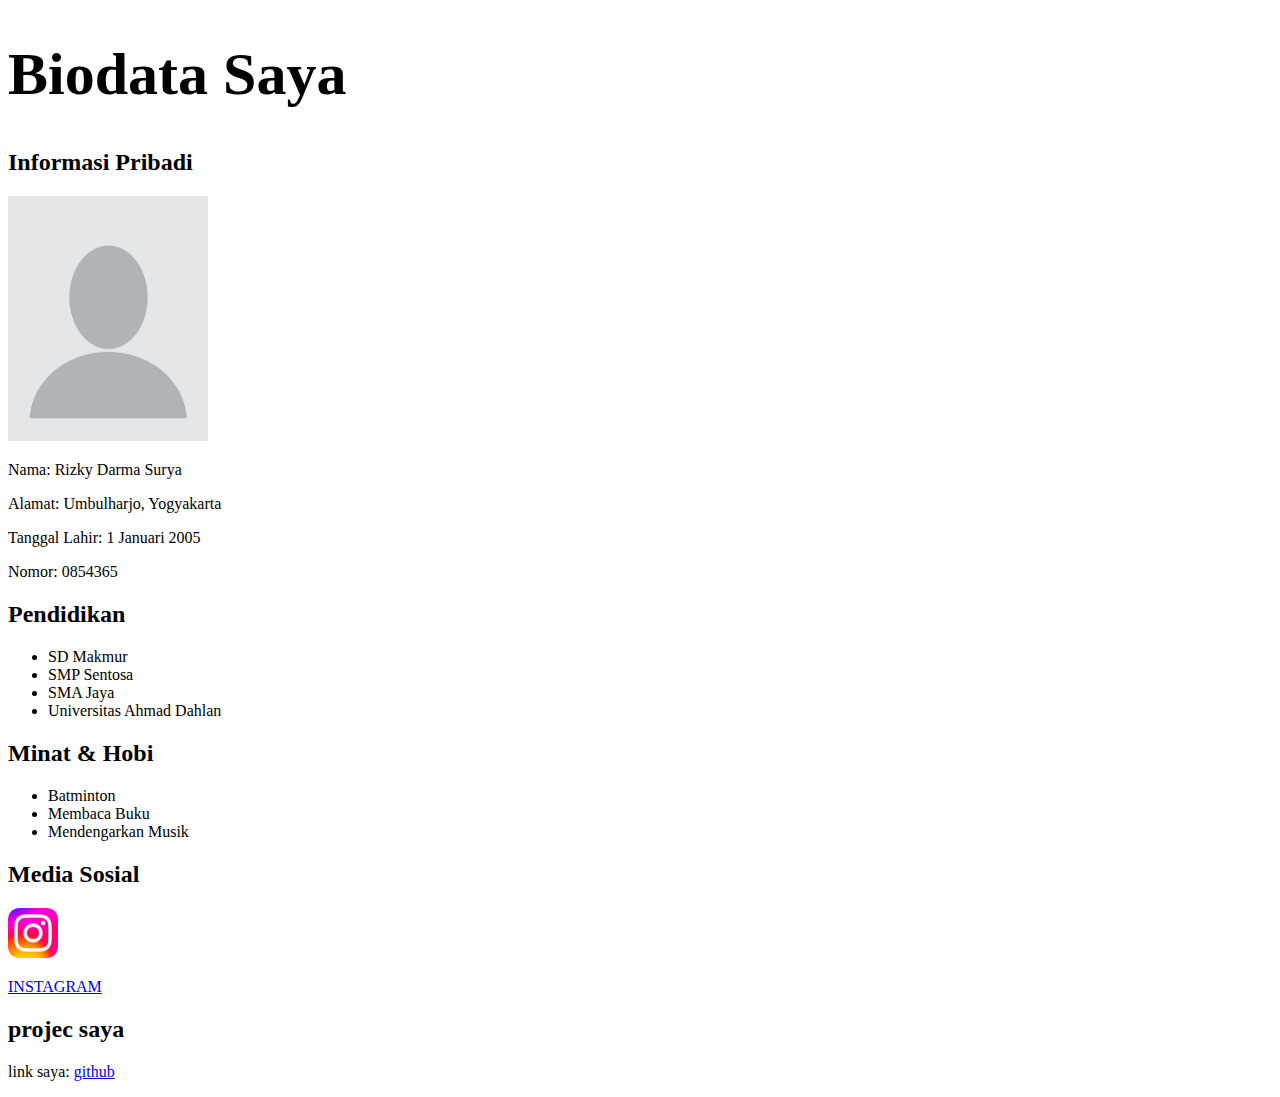
<file: praktikum_1/index.html>
<!DOCTYPE html>
<html lang="en">
<head>
    <title>biodata diri</title>
</head>
<body>
   <h1 style="font-size:60px;">Biodata Saya</h1> 
   <h2>Informasi Pribadi</h2>
   <img src="image/download.png" width="200" height="245">
   <p>Nama: Rizky Darma Surya</p>
   <p>Alamat: Umbulharjo, Yogyakarta</p>
   <p>Tanggal Lahir: 1 Januari 2005</p>
   <p>Nomor: 0854365</p>

   <h2>Pendidikan</h2>
   <ul>
    <li>SD Makmur</li>
    <li>SMP Sentosa</li>
    <li>SMA Jaya</li>
    <li>Universitas Ahmad Dahlan</li>
   </ul>

   <h2>Minat & Hobi</h2>
   <ul>
    <li>Batminton</li>
    <li>Membaca Buku</li>
    <li>Mendengarkan Musik</li>
   </ul>

   <h2>Media Sosial</h2>
   <P>
    <img src="image/Instagram_logo_2022.svg.webp" width="50">
   </P>
   <a href="https://www.instagram.com/">INSTAGRAM</a>
    <h2>projec saya</h2>
    <p>
        <titel>link saya: </titel>
        <a href="https://github.com/rizky-2300016082/tekweb_2024_2300016082">github</a>
    </p>
    
</body>
</html>
</file>
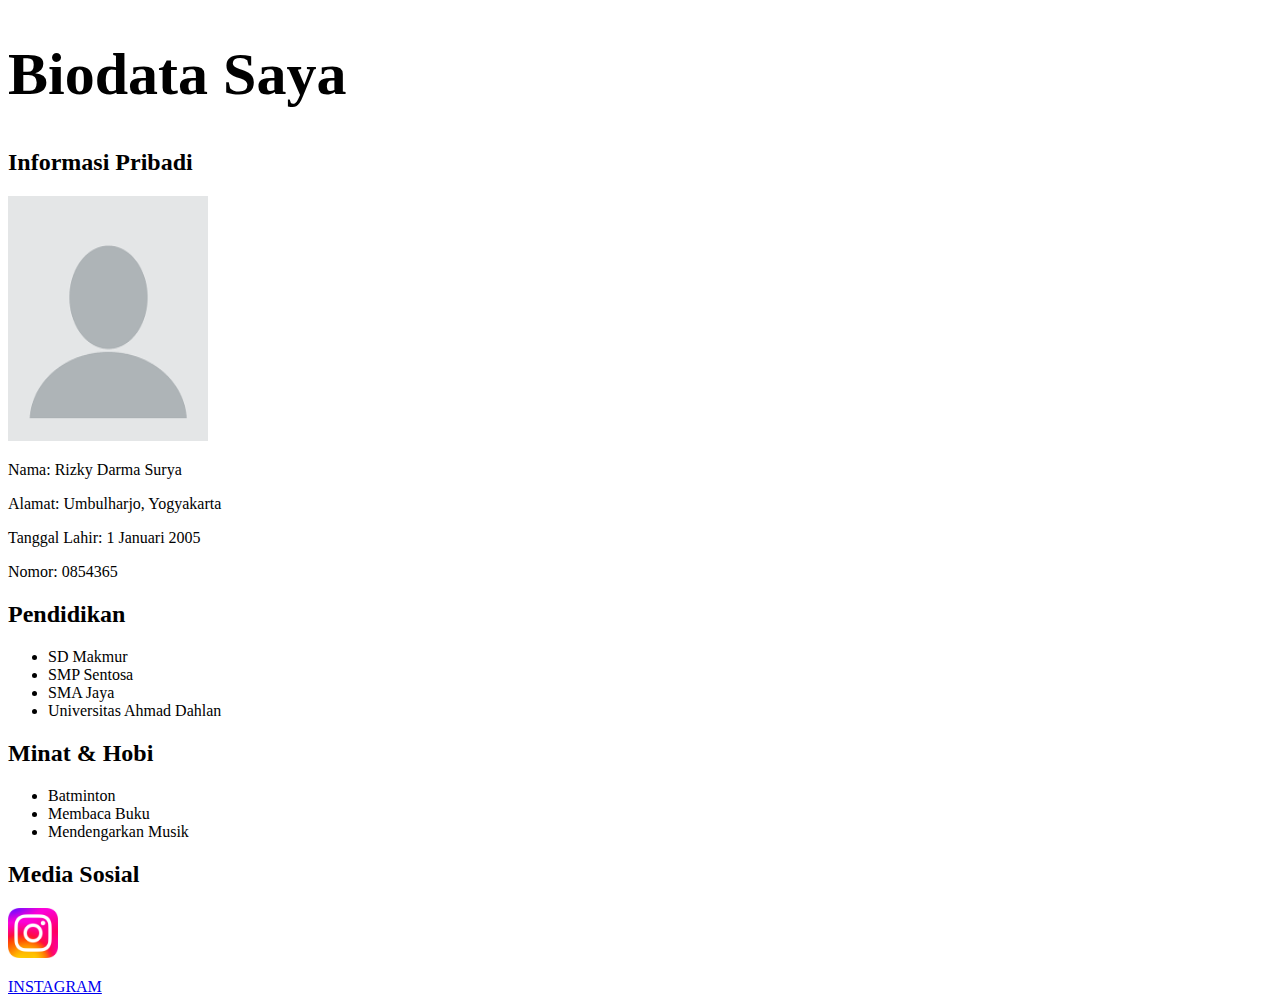
<file: pratikum_1/index.html>
<!DOCTYPE html>
<html lang="en">
<head>
    <title>biodata diri</title>
</head>
<body>
   <h1 style="font-size:60px;">Biodata Saya</h1> 
   <h2>Informasi Pribadi</h2>
   <img src="image/download.png" width="200" height="245">
   <p>Nama: Rizky Darma Surya</p>
   <p>Alamat: Umbulharjo, Yogyakarta</p>
   <p>Tanggal Lahir: 1 Januari 2005</p>
   <p>Nomor: 0854365</p>

   <h2>Pendidikan</h2>
   <ul>
    <li>SD Makmur</li>
    <li>SMP Sentosa</li>
    <li>SMA Jaya</li>
    <li>Universitas Ahmad Dahlan</li>
   </ul>

   <h2>Minat & Hobi</h2>
   <ul>
    <li>Batminton</li>
    <li>Membaca Buku</li>
    <li>Mendengarkan Musik</li>
   </ul>

   <h2>Media Sosial</h2>
   <P>
    <img src="image/Instagram_logo_2022.svg.webp" width="50">
   </P>
   <a href="https://www.instagram.com/">INSTAGRAM</a>
</body>
</html>
</file>
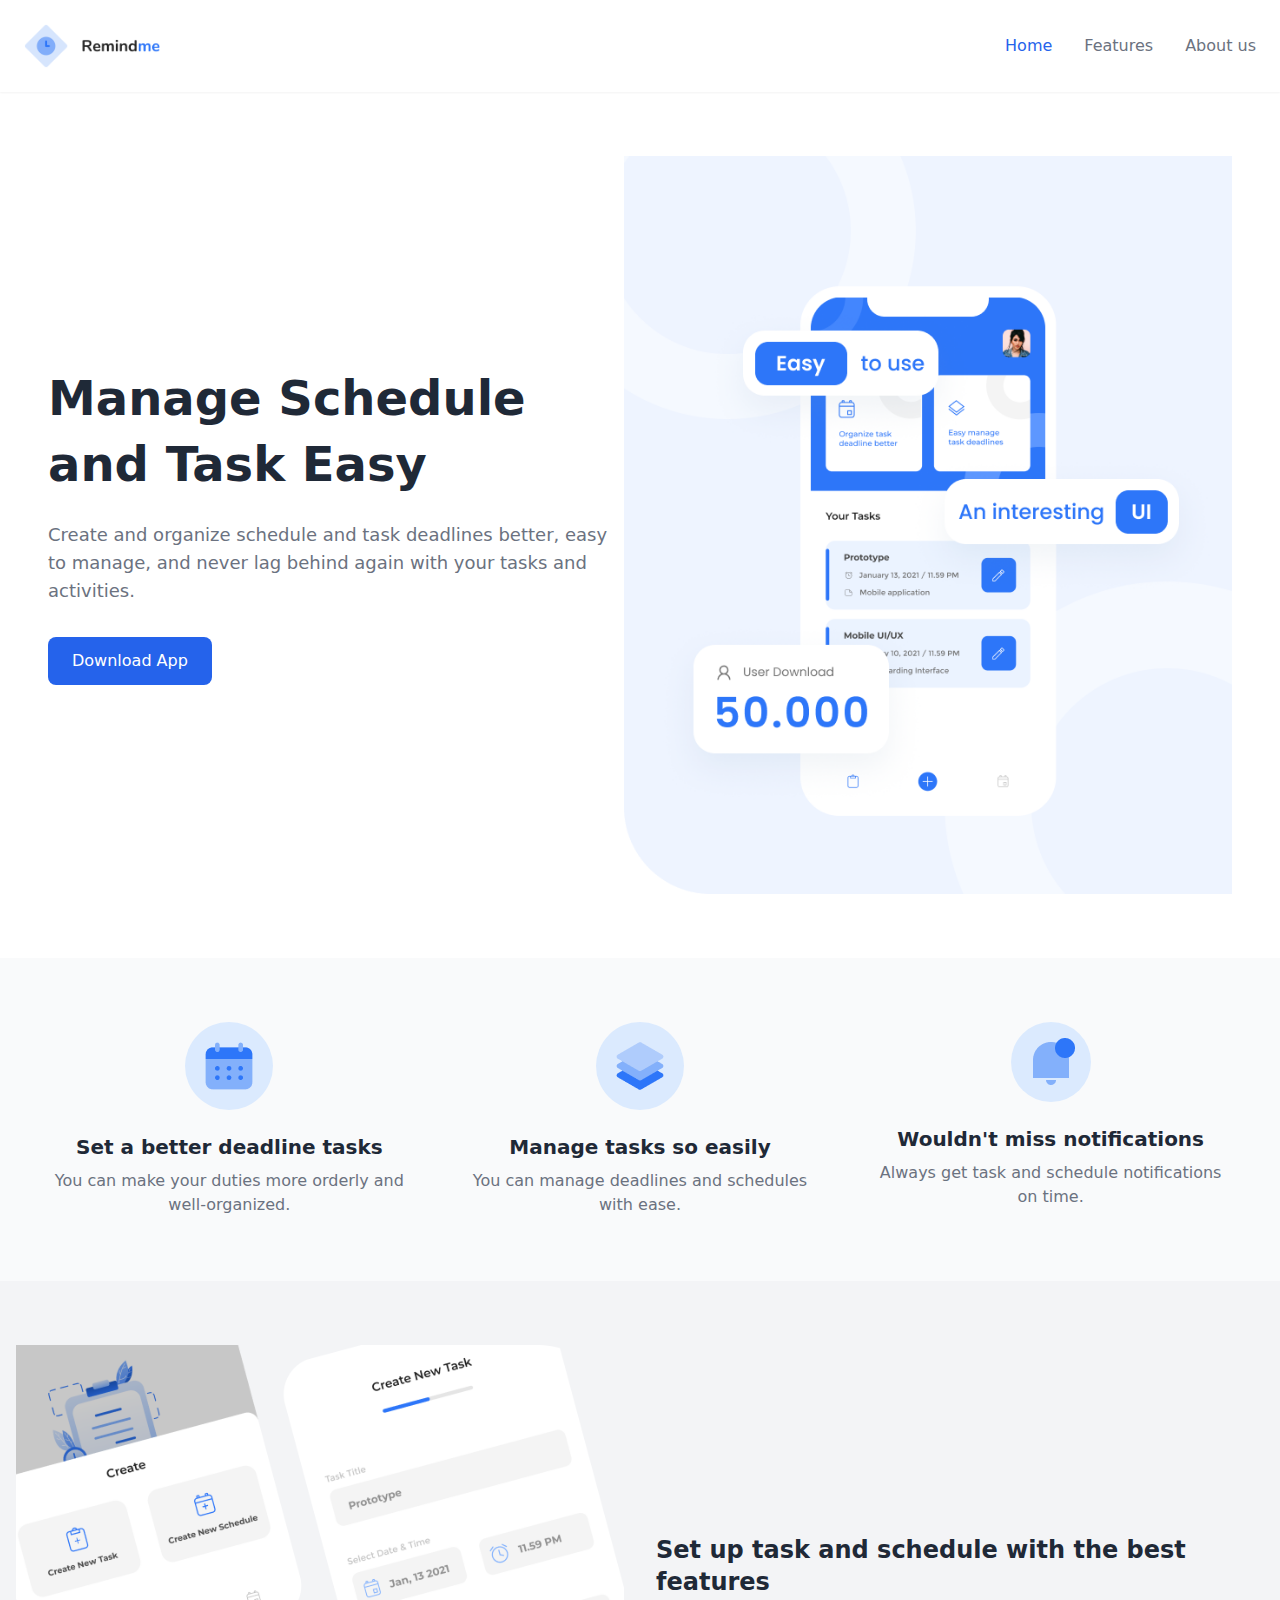
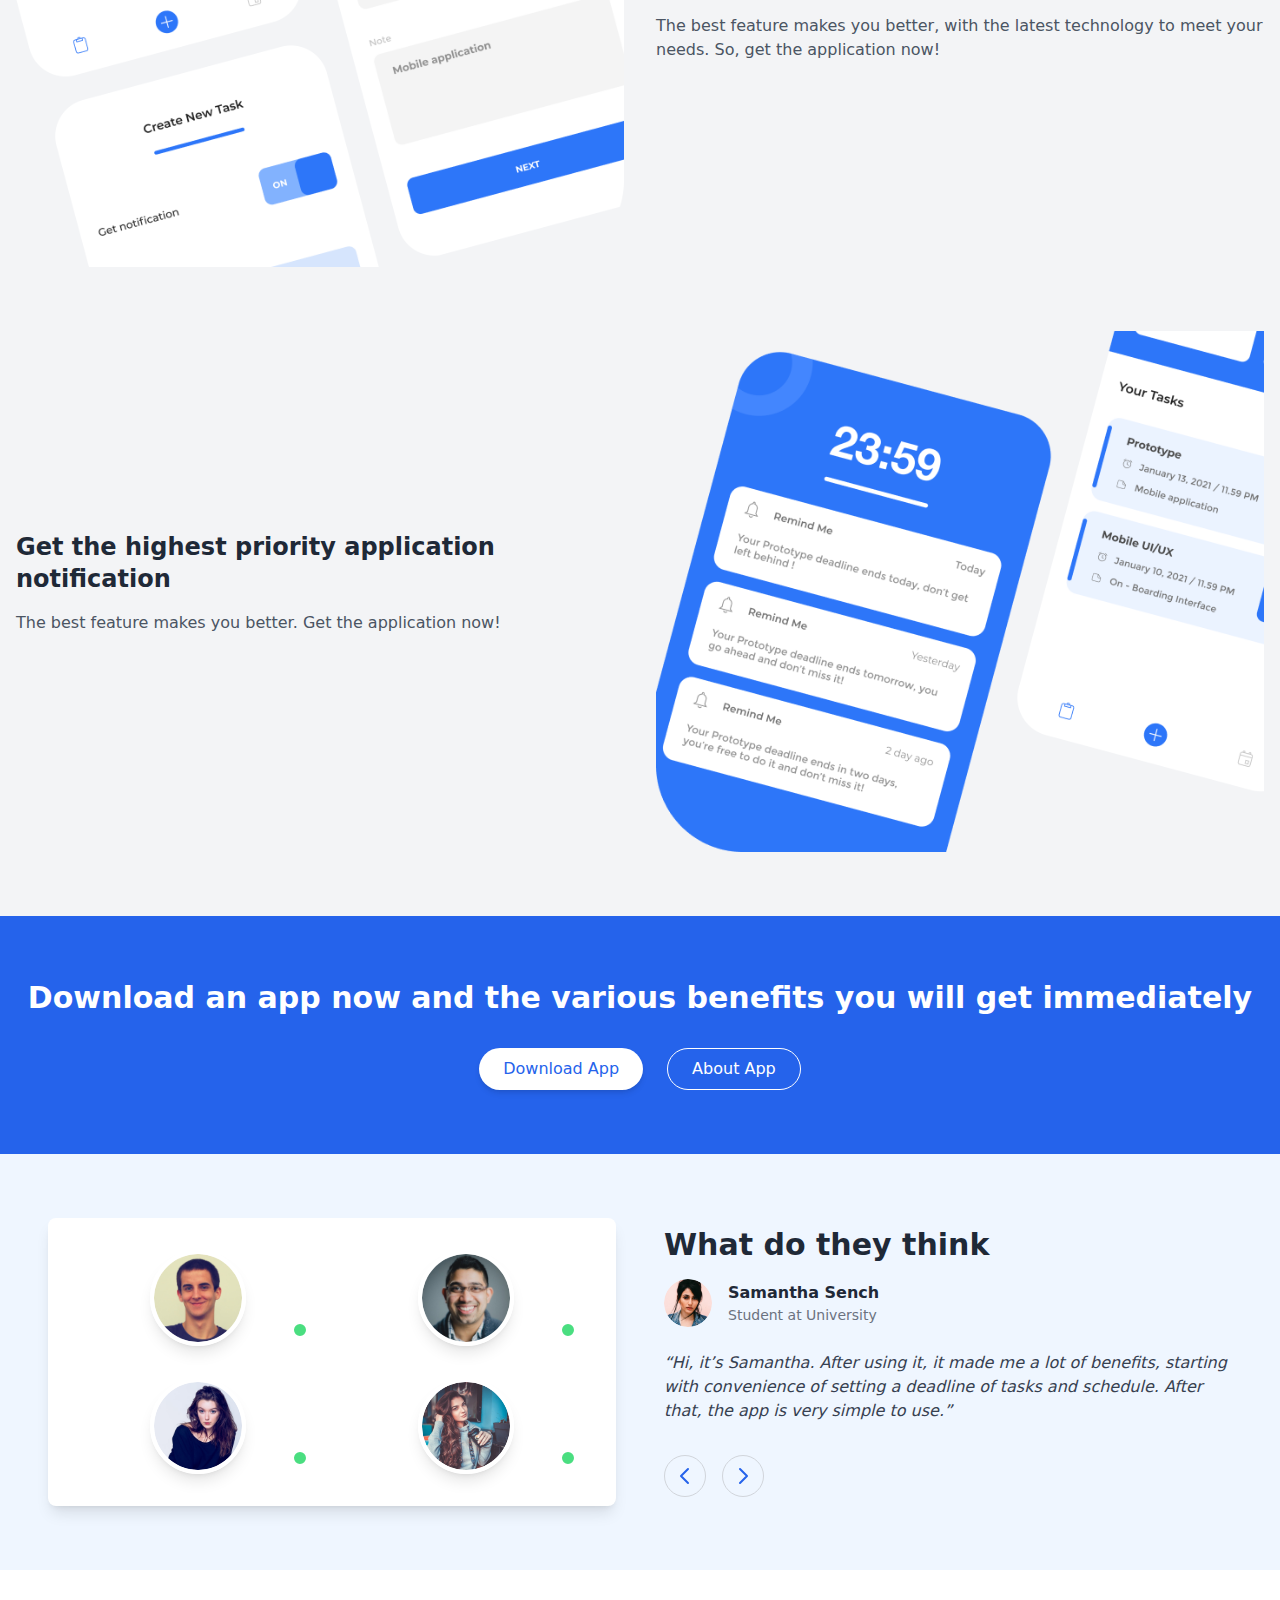
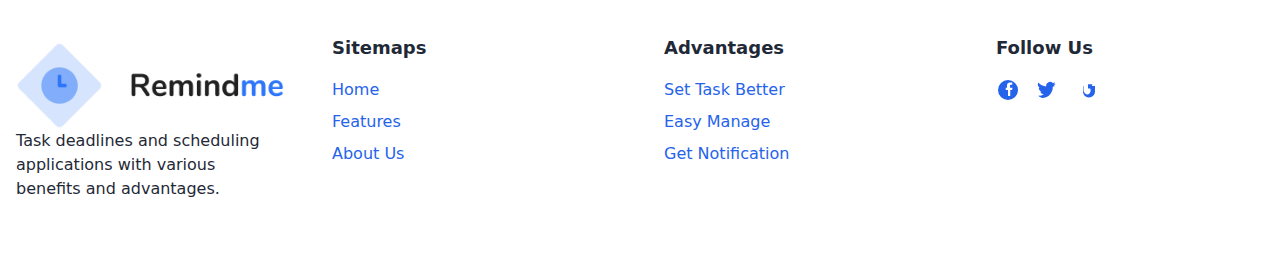
<file: praktikum_5/src/index.html>
<!DOCTYPE html>
<html lang="en">

<head>
  <meta charset="UTF-8">
  <meta name="viewport" content="width=device-width, initial-scale=1.0">
  <title>Task Manager Landing Page</title>
  <link href="./output.css" rel="stylesheet">
</head>

<body class="bg-white text-gray-800">

  <!-- Header -->
  <header class="flex justify-between items-center p-6 bg-white shadow-sm">
    <img src="image/Logo.png" width="136px" height="36px" top="32px" left="100px" <nav>
    <ul class="flex space-x-8">
      <li><a href="#" class="text-blue-600">Home</a></li>
      <li><a href="#" class="text-gray-500 hover:text-blue-600">Features</a></li>
      <li><a href="#" class="text-gray-500 hover:text-blue-600">About us</a></li>
    </ul>
    </nav>
  </header>

  <!-- Main Content -->
  <main class="flex flex-col lg:flex-row items-center justify-between px-12 py-16">
    <!-- Left Section -->
    <div class="max-w-xl">
      <h1 class="text-5xl font-bold mb-6 leading-snug">Manage Schedule and Task Easy</h1>
      <p class="text-lg text-gray-500 mb-8">
        Create and organize schedule and task deadlines better, easy to manage,
        and never lag behind again with your tasks and activities.
      </p>
      <button class="bg-blue-600 text-white px-6 py-3 rounded-lg hover:bg-blue-700 transition">
        Download App
      </button>
    </div>

    <!-- Right Section -->
    <div class="relative mt-12 lg:mt-0">
      <img src="image/Hero Image.png" alt="App Screenshot" class="">
    </div>
  </main>

  <!-- Features Section -->
  <section class="px-12 py-16 bg-gray-50">
    <div class="grid grid-cols-1 md:grid-cols-3 gap-12">
      <div class="text-center">
        <div class="bg-blue-100 p-4 rounded-full inline-block mb-4">
          <img src="image/uim_schedule.png" fill="currentColor">
          <path
            d="M6 2a1 1 0 00-1 1v1H4a1 1 0 000 2h1v1a1 1 0 102 0V6h1a1 1 0 100-2H7V3a1 1 0 00-1-1zM3 14a1 1 0 000 2h4a1 1 0 100-2H3zm0-4a1 1 0 000 2h7a1 1 0 100-2H3zM17 6h-4a1 1 0 000 2h4a1 1 0 100-2zM3 10a1 1 0 000 2h7a1 1 0 100-2H3zm14 0h-4a1 1 0 000 2h4a1 1 0 100-2z" />
          </img>
        </div>
        <h3 class="text-xl font-semibold mb-2">Set a better deadline tasks</h3>
        <p class="text-gray-500">You can make your duties more orderly and well-organized.</p>
      </div>

      <div class="text-center">
        <div class="bg-blue-100 p-4 rounded-full inline-block mb-4">
          <img src="image/uim_layer-group.png">
        </div>
        <h3 class="text-xl font-semibold mb-2">Manage tasks so easily</h3>
        <p class="text-gray-500">You can manage deadlines and schedules with ease.</p>
      </div>

      <div class="text-center">
        <div class="bg-blue-100 p-4 rounded-full inline-block mb-4">
          <img src="image/ri_notification-fill.png">
        </div>
        <h3 class="text-xl font-semibold mb-2">Wouldn't miss notifications</h3>
        <p class="text-gray-500">Always get task and schedule notifications on time.</p>
      </div>
    </div>
  </section>

  <!-- Notification Section -->
  <div class="bg-gray-100 py-16">
    <div class="container mx-auto px-4">
      <div class="grid grid-cols-1 md:grid-cols-2 gap-8 items-center mb-16">
        <div class="flex justify-center">
          <img src="image/g3g34.png" alt="App Interface" class="">
        </div>
        <div>
          <h2 class="text-2xl font-semibold mb-4">Set up task and schedule with the best features</h2>
          <p class="text-gray-600 mb-4">
            The best feature makes you better, with the latest technology to meet your needs. So, get the application
            now!
          </p>
        </div>
      </div>

      <div class="grid grid-cols-1 md:grid-cols-2 gap-8 items-center">
        <div>
          <h2 class="text-2xl font-semibold mb-4">Get the highest priority application notification</h2>
          <p class="text-gray-600 mb-4">
            The best feature makes you better. Get the application now!
          </p>
        </div>
        <div class="flex justify-center">
          <img src="image/Image.png" alt="Notification Interface" class="">
        </div>
      </div>
    </div>
  </div>

  <!-- App Benefits Section -->
  <div class="bg-blue-600 py-16">
    <div class="text-center text-white mb-8">
      <h2 class="text-3xl font-semibold">Download an app now and the various benefits you will get immediately</h2>
    </div>
    <div class="flex justify-center gap-6">
      <button class="bg-white text-blue-600 font-medium py-2 px-6 rounded-full shadow-md hover:bg-blue-100">
        Download App
      </button>
      <button
        class="border border-white text-white font-medium py-2 px-6 rounded-full hover:bg-white hover:text-blue-600">
        About App
      </button>
    </div>
  </div>

  <section class="px-12 py-16 bg-blue-50">
    <div class="container mx-auto grid grid-cols-1 lg:grid-cols-2 gap-12 items-center">
      <!-- Section Kiri: Foto Profile Terhubung -->
      <div class="relative">
        <div class="bg-white rounded-lg p-8 shadow-lg">
          <div class="grid grid-cols-2 gap-8">
            <div class="relative">
              <img src="image/Rectangle 16.png" alt="Profile 1"
                class="w-24 h-24 rounded-full mx-auto shadow-lg border-4 border-white">
              <span class="absolute bottom-2 right-2 bg-green-400 w-4 h-4 rounded-full border-white border-2"></span>
            </div>
            <div class="relative">
              <img src="image/Rectangle 13.png" alt="Profile 2"
                class="w-24 h-24 rounded-full mx-auto shadow-lg border-4 border-white">
              <span class="absolute bottom-2 right-2 bg-green-400 w-4 h-4 rounded-full border-white border-2"></span>
            </div>
            <div class="relative">
              <img src="image/Rectangle 15.png" alt="Profile 3"
                class="w-24 h-24 rounded-full mx-auto shadow-lg border-4 border-white">
              <span class="absolute bottom-2 right-2 bg-green-400 w-4 h-4 rounded-full border-white border-2"></span>
            </div>
            <div class="relative">
              <img src="image/Rectangle 14.png" alt="Profile 4"
                class="w-24 h-24 rounded-full mx-auto shadow-lg border-4 border-white">
              <span class="absolute bottom-2 right-2 bg-green-400 w-4 h-4 rounded-full border-white border-2"></span>
            </div>
          </div>
        </div>
      </div>

      <!-- Section Kanan: Testimonial -->
      <div>
        <h2 class="text-3xl font-bold mb-4">What do they think</h2>
        <div class="flex items-center mb-6">
          <img src="image/Profile.png" alt="Samantha Sench" class="w-12 h-12 rounded-full mr-4">
          <div>
            <h3 class="font-semibold">Samantha Sench</h3>
            <p class="text-gray-500 text-sm">Student at University</p>
          </div>
        </div>
        <p class="text-gray-700 italic mb-8">
          “Hi, it’s Samantha. After using it, it made me a lot of benefits, starting with convenience of setting a
          deadline of tasks and schedule. After that, the app is very simple to use.”
        </p>
        <!-- Navigasi -->
        <div class="flex gap-4">
          <button class="p-2 rounded-full border border-gray-300 hover:bg-gray-200">
            <svg xmlns="http://www.w3.org/2000/svg" class="h-6 w-6 text-blue-600" fill="none" viewBox="0 0 24 24"
              stroke="currentColor">
              <path stroke-linecap="round" stroke-linejoin="round" stroke-width="2" d="M15 19l-7-7 7-7" />
            </svg>
          </button>
          <button class="p-2 rounded-full border border-gray-300 hover:bg-gray-200">
            <svg xmlns="http://www.w3.org/2000/svg" class="h-6 w-6 text-blue-600" fill="none" viewBox="0 0 24 24"
              stroke="currentColor">
              <path stroke-linecap="round" stroke-linejoin="round" stroke-width="2" d="M9 5l7 7-7 7" />
            </svg>
          </button>
        </div>
      </div>
    </div>
  </section>


  <footer class="bg-white py-16">
    <div class="container mx-auto grid grid-cols-1 md:grid-cols-4 gap-12">
      <!-- Logo dan Deskripsi -->
      <div class="flex items-start">
        <div class="ml-4">
          <img src="image/Logo.png" <p class="text-gray-500 mt-2">
          Task deadlines and scheduling applications with various benefits and advantages.
          </p>
        </div>
      </div>

      <!-- Sitemaps -->
      <div>
        <h4 class="text-lg font-semibold mb-4">Sitemaps</h4>
        <ul class="space-y-2">
          <li><a href="#" class="text-blue-600 hover:underline">Home</a></li>
          <li><a href="#" class="text-blue-600 hover:underline">Features</a></li>
          <li><a href="#" class="text-blue-600 hover:underline">About Us</a></li>
        </ul>
      </div>

      <!-- Advantages -->
      <div>
        <h4 class="text-lg font-semibold mb-4">Advantages</h4>
        <ul class="space-y-2">
          <li><a href="#" class="text-blue-600 hover:underline">Set Task Better</a></li>
          <li><a href="#" class="text-blue-600 hover:underline">Easy Manage</a></li>
          <li><a href="#" class="text-blue-600 hover:underline">Get Notification</a></li>
        </ul>
      </div>

      <!-- Social Media -->
      <div>
        <h4 class="text-lg font-semibold mb-4">Follow Us</h4>
        <div class="flex space-x-4">
          <a href="#" class="text-blue-600 hover:text-blue-800">
            <svg xmlns="http://www.w3.org/2000/svg" class="h-6 w-6" fill="currentColor" viewBox="0 0 24 24">
              <path
                d="M22 12a10 10 0 11-20 0 10 10 0 0120 0zm-6.09-2.25H14V7.5c0-.41.34-.75.75-.75h1.5v-2.25h-2.25a3 3 0 00-3 3V9.75H9.75v2.25H12v6h2.25v-6h1.76l.54-2.25z" />
            </svg>
          </a>
          <a href="#" class="text-blue-600 hover:text-blue-800">
            <svg xmlns="http://www.w3.org/2000/svg" class="h-6 w-6" fill="currentColor" viewBox="0 0 24 24">
              <path
                d="M19.633 5.84a7.63 7.63 0 01-2.174.594A3.804 3.804 0 0019.136 4.2a7.62 7.62 0 01-2.415.924 3.795 3.795 0 00-6.463 3.458 10.774 10.774 0 01-7.82-3.964 3.788 3.788 0 001.175 5.064A3.77 3.77 0 012.8 9.71v.048a3.796 3.796 0 003.04 3.72 3.787 3.787 0 01-.998.132 3.788 3.788 0 01-.712-.066 3.798 3.798 0 003.548 2.641 7.617 7.617 0 01-4.712 1.623c-.306 0-.608-.018-.904-.053A10.75 10.75 0 006.029 20c6.96 0 10.763-5.76 10.763-10.76 0-.164-.005-.326-.013-.487A7.715 7.715 0 0020 7.525a7.676 7.676 0 01-2.212.614z" />
            </svg>
          </a>
          <a href="#" class="text-blue-600 hover:text-blue-800">
            <svg xmlns="http://www.w3.org/2000/svg" class="h-6 w-6" fill="currentColor" viewBox="0 0 24 24">
              <path
                d="M16 8c0-.63.147-1.227.418-1.75H12v4.25h2.25A4.5 4.5 0 0112 16.5a4.5 4.5 0 01-4.5-4.5V8H7v4.5A6 6 0 0013 19.5a6 6 0 006-6V8h-3z" />
            </svg>
          </a>
        </div>
      </div>
    </div>
  </footer>

</body>

</html>
</file>
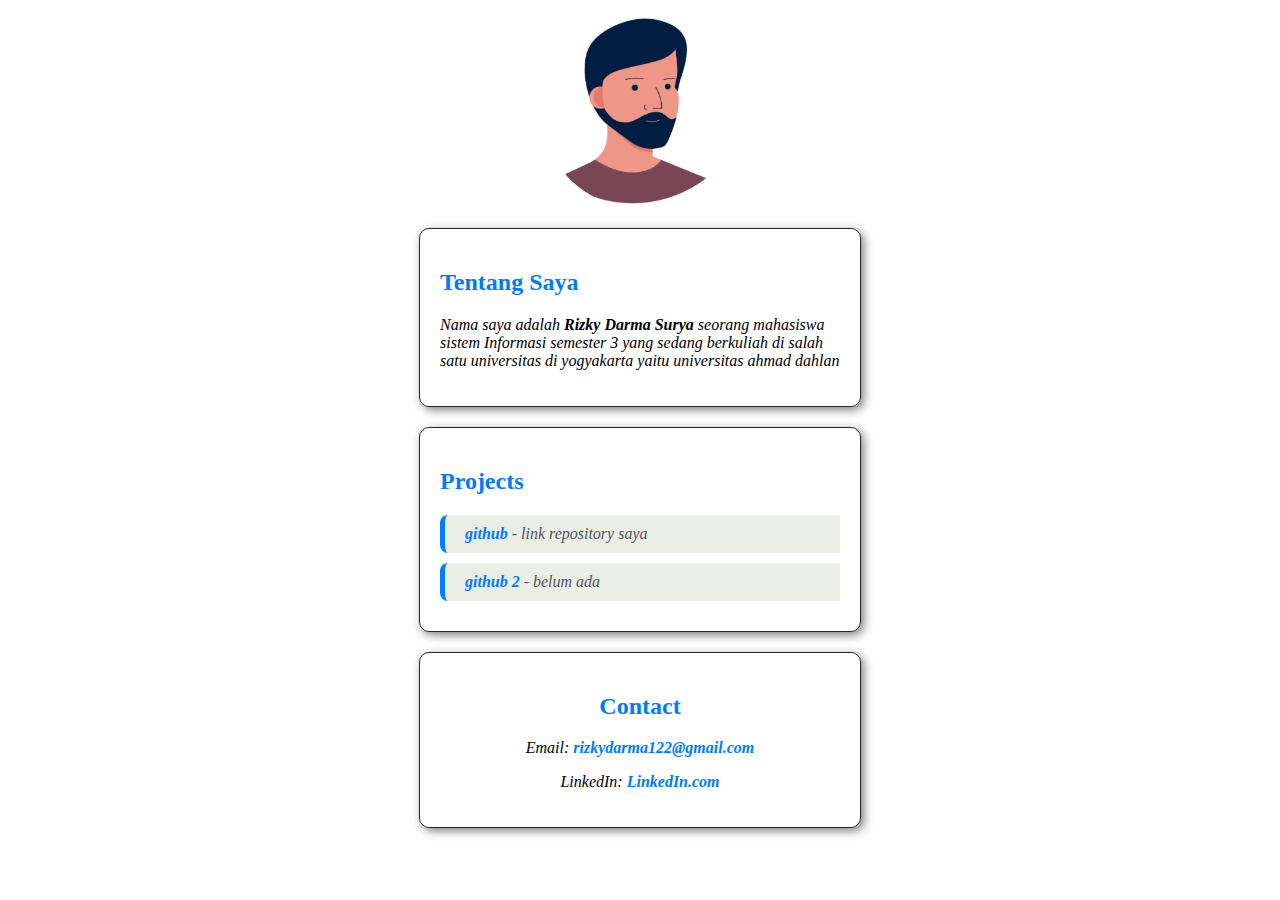
<file: praktikum_2/index2.html>
<!DOCTYPE html>
<html lang="en">

<head>
    <title>Profile</title>
    <link href="style.css" rel="stylesheet" />
</head>

<body>
    <img class="img_profil" src="image/Screenshot 2024-10-06 185230.png" width="150" height="150">

    <div class="divbox">
        <h2>Tentang Saya</h2>
        <p>Nama saya adalah <b>Rizky Darma Surya</b> seorang mahasiswa sistem Informasi semester 3 yang sedang berkuliah di salah satu universitas di yogyakarta yaitu universitas ahmad dahlan</p>
    </div>

    <div class="divbox">
        <h2>Projects</h2>
        <blockquote>
            <bl>
                <a href="https://github.com/rizky-2300016082/tekweb_2024_2300016082">github</a> - link repository saya
        </blockquote>
        <blockquote>
            <a href="github.com">github 2</a> - belum ada
        </blockquote>
    </div>

    <div class="divbox">
        <center>
            <h2>Contact</h2>
            <p>Email: <a href="rizkydarma122@gmail.com">rizkydarma122@gmail.com</a></p>
            <p>LinkedIn: <a href="https://id.linkedin.com/">LinkedIn.com</a></p>
        </center>
    </div>
</body>

</html>
</file>
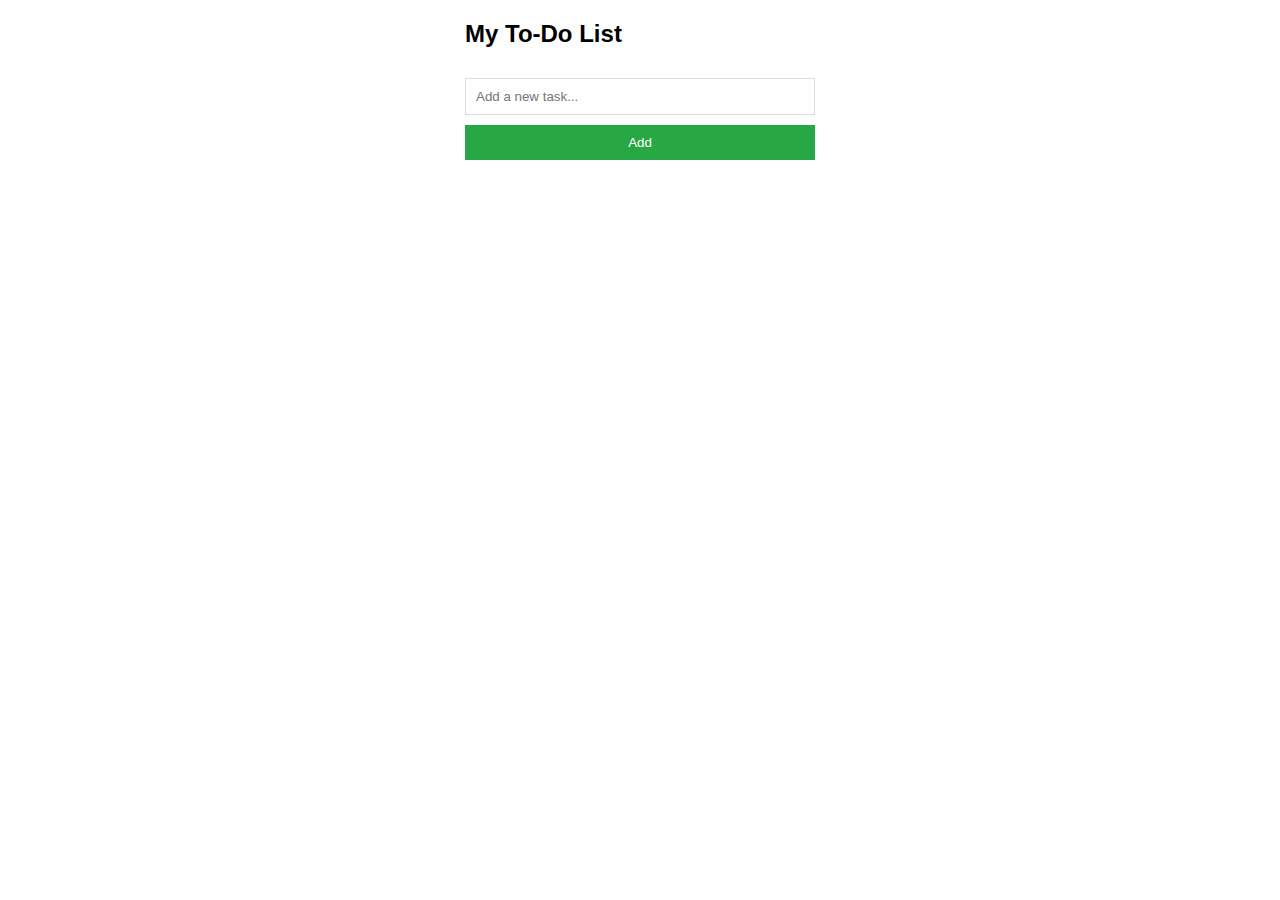
<file: praktikum_3/index2.html>
<!DOCTYPE html>
<html>

<head>
    <title>To-Do App</title>
    <style>
        body {
            font-family: sans-serif;
        }

        .container {
            width: 350px;
            margin: 0 auto;
        }

        input[type="text"] {
            width: 100%;
            padding: 10px;
            margin: 10px 0;
            border: 1px solid #ddd;
            box-sizing: border-box;
        }

        button {
            padding: 10px;
            width: 100%;
            background-color: #28a745;
            color: white;
            border: none;
            cursor: pointer;
        }

        #taskList {
            list-style: none;
            padding: 0;
        }

        #taskList li {
            padding: 10px;
            border-bottom: 1px solid #ddd;
            display: flex;
            justify-content: space-between;
            align-items: center;
        }

        .close {
            color: red;
            cursor: pointer;
        }
    </style>
</head>

<body>
    <div class="container">
        <h2>My To-Do List</h2>
        <input type="text" id="newTask" placeholder="Add a new task...">
        <button onclick="addTask()">Add</button>

        <ul id="taskList"></ul>
    </div>

    <script>
        // Fungsi untuk menambahkan tugas baru ke daftar
        function addTask() {
            const taskInput = document.getElementById("newTask");
            const taskList = document.getElementById("taskList");

            if (taskInput.value.trim() === "") {
                alert("Please enter a task.");
                return;
            }

            const li = document.createElement("li");
            li.textContent = taskInput.value;

            // Tambahkan event listener untuk pengeditan dengan klik dua kali
            li.ondblclick = function () {
                editTask(this);
            };

            const closeBtn = document.createElement("span");
            closeBtn.textContent = "×";
            closeBtn.className = "close";
            closeBtn.onclick = function () {
                deleteTask(this);
            };

            li.appendChild(closeBtn);
            taskList.appendChild(li);
            taskInput.value = "";
        }

        // Fungsi untuk menghapus tugas yang dipilih
        function deleteTask(element) {
            const task = element.parentElement;
            task.remove();
        }

        // Fungsi untuk mengedit tugas dengan klik dua kali
        function editTask(element) {
            const newTask = prompt("Edit your task:", element.firstChild.textContent);
            if (newTask !== null && newTask.trim() !== "") {
                element.firstChild.textContent = newTask;
            }
        }
    </script>
</body>

</html>
</file>
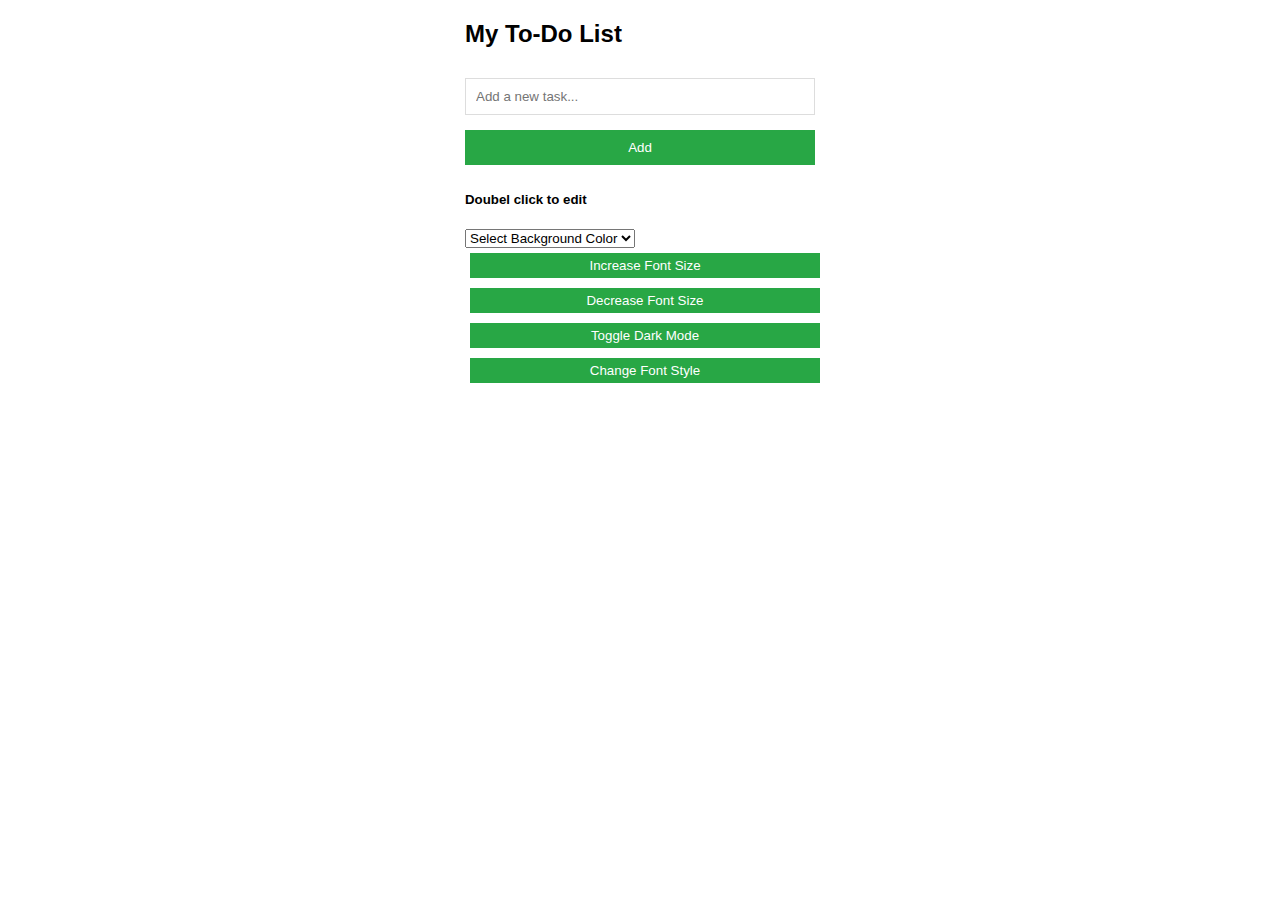
<file: praktikum_3/to_do_list/index2.html>
<!DOCTYPE html>
<html>

<head>
    <title>To-Do App</title>
    <style>
        body {
            font-family: sans-serif;
        }

        .container {
            width: 350px;
            margin: 0 auto;
        }

        input[type="text"] {
            width: 100%;
            padding: 10px;
            margin: 10px 0;
            border: 1px solid #ddd;
            box-sizing: border-box;
        }

        button {
            padding: 10px;
            margin: 5px 0;
            width: 100%;
            background-color: #28a745;
            color: white;
            border: none;
            cursor: pointer;
        }

        #taskList {
            list-style: none;
            padding: 0;
        }

        #taskList li {
            padding: 10px;
            border-bottom: 1px solid #ddd;
            display: flex;
            justify-content: space-between;
            align-items: center;
        }

        .close {
            color: red;
            cursor: pointer;
        }

        #controls {
            margin: 20px 0;
        }

        .control-button {
            padding: 5px;
            margin: 5px;
            cursor: pointer;
        }
    </style>
</head>

<body>
    <div class="container">
        <h2>My To-Do List</h2>
        <input type="text" id="newTask" placeholder="Add a new task...">
        <button onclick="addTask()">Add</button>
        <h5>Doubel click to edit</h5>

        <ul id="taskList"></ul>

        
        <div id="controls">
            <select id="bgColorSelect" onchange="changeBackgroundColor()">
                <option value="">Select Background Color</option>
                <option value="lightblue">Light Blue</option>
                <option value="lightgreen">Light Green</option>
                <option value="lightpink">Light Pink</option>
            </select>

            <button class="control-button" onclick="increaseFontSize()">Increase Font Size</button>
            <button class="control-button" onclick="decreaseFontSize()">Decrease Font Size</button>
            <button class="control-button" onclick="toggleDarkMode()">Toggle Dark Mode</button>
            <button class="control-button" onclick="changeFontStyle()">Change Font Style</button>
        </div>
    </div>

    <script>
        // Fungsi untuk menambahkan tugas baru ke daftar
        function addTask() {
            const taskInput = document.getElementById("newTask");
            const taskList = document.getElementById("taskList");

            if (taskInput.value.trim() === "") {
                alert("Please enter a task.");
                return;
            }

            const li = document.createElement("li");
            li.textContent = taskInput.value;

            li.ondblclick = function () {
                editTask(this);
            };

            const closeBtn = document.createElement("span");
            closeBtn.textContent = "×";
            closeBtn.className = "close";
            closeBtn.onclick = function () {
                deleteTask(this);
            };

            li.appendChild(closeBtn);
            taskList.appendChild(li);
            taskInput.value = "";
        }

        // Fungsi untuk menghapus tugas yang dipilih
        function deleteTask(element) {
            const task = element.parentElement;
            task.remove();
        }

        // Fungsi untuk mengedit tugas dengan klik dua kali
        function editTask(element) {
            const newTask = prompt("Edit your task:", element.firstChild.textContent);
            if (newTask !== null && newTask.trim() !== "") {
                element.firstChild.textContent = newTask;
            }
        }

        // Fungsi untuk mengubah warna latar belakang
        function changeBackgroundColor() {
            const color = document.getElementById("bgColorSelect").value;
            document.body.style.backgroundColor = color;
        }

        // Fungsi untuk memperbesar ukuran font
        function increaseFontSize() {
            document.body.style.fontSize = 'larger';
        }

        // Fungsi untuk memperkecil ukuran font
        function decreaseFontSize() {
            document.body.style.fontSize = 'smaller';
        }

        // Fungsi untuk mengaktifkan mode gelap
        function toggleDarkMode() {
            document.body.classList.toggle("dark-mode");
            const isDark = document.body.classList.contains("dark-mode");
            document.body.style.backgroundColor = isDark ? "#333" : "";
            document.body.style.color = isDark ? "#fff" : "";
        }

        // Fungsi untuk mengubah gaya font
        function changeFontStyle() {
            const fontStyles = ["Arial", "Courier New", "Georgia", "Times New Roman", "Verdana"];
            const currentFont = document.body.style.fontFamily;
            const currentIndex = fontStyles.indexOf(currentFont);
            const nextIndex = (currentIndex + 1) % fontStyles.length;
            document.body.style.fontFamily = fontStyles[nextIndex];
        }
    </script>
</body>

</html>
</file>
<file: praktikum_5/src/output.css>
*, ::before, ::after {
  --tw-border-spacing-x: 0;
  --tw-border-spacing-y: 0;
  --tw-translate-x: 0;
  --tw-translate-y: 0;
  --tw-rotate: 0;
  --tw-skew-x: 0;
  --tw-skew-y: 0;
  --tw-scale-x: 1;
  --tw-scale-y: 1;
  --tw-pan-x:  ;
  --tw-pan-y:  ;
  --tw-pinch-zoom:  ;
  --tw-scroll-snap-strictness: proximity;
  --tw-gradient-from-position:  ;
  --tw-gradient-via-position:  ;
  --tw-gradient-to-position:  ;
  --tw-ordinal:  ;
  --tw-slashed-zero:  ;
  --tw-numeric-figure:  ;
  --tw-numeric-spacing:  ;
  --tw-numeric-fraction:  ;
  --tw-ring-inset:  ;
  --tw-ring-offset-width: 0px;
  --tw-ring-offset-color: #fff;
  --tw-ring-color: rgb(59 130 246 / 0.5);
  --tw-ring-offset-shadow: 0 0 #0000;
  --tw-ring-shadow: 0 0 #0000;
  --tw-shadow: 0 0 #0000;
  --tw-shadow-colored: 0 0 #0000;
  --tw-blur:  ;
  --tw-brightness:  ;
  --tw-contrast:  ;
  --tw-grayscale:  ;
  --tw-hue-rotate:  ;
  --tw-invert:  ;
  --tw-saturate:  ;
  --tw-sepia:  ;
  --tw-drop-shadow:  ;
  --tw-backdrop-blur:  ;
  --tw-backdrop-brightness:  ;
  --tw-backdrop-contrast:  ;
  --tw-backdrop-grayscale:  ;
  --tw-backdrop-hue-rotate:  ;
  --tw-backdrop-invert:  ;
  --tw-backdrop-opacity:  ;
  --tw-backdrop-saturate:  ;
  --tw-backdrop-sepia:  ;
  --tw-contain-size:  ;
  --tw-contain-layout:  ;
  --tw-contain-paint:  ;
  --tw-contain-style:  ;
}

::backdrop {
  --tw-border-spacing-x: 0;
  --tw-border-spacing-y: 0;
  --tw-translate-x: 0;
  --tw-translate-y: 0;
  --tw-rotate: 0;
  --tw-skew-x: 0;
  --tw-skew-y: 0;
  --tw-scale-x: 1;
  --tw-scale-y: 1;
  --tw-pan-x:  ;
  --tw-pan-y:  ;
  --tw-pinch-zoom:  ;
  --tw-scroll-snap-strictness: proximity;
  --tw-gradient-from-position:  ;
  --tw-gradient-via-position:  ;
  --tw-gradient-to-position:  ;
  --tw-ordinal:  ;
  --tw-slashed-zero:  ;
  --tw-numeric-figure:  ;
  --tw-numeric-spacing:  ;
  --tw-numeric-fraction:  ;
  --tw-ring-inset:  ;
  --tw-ring-offset-width: 0px;
  --tw-ring-offset-color: #fff;
  --tw-ring-color: rgb(59 130 246 / 0.5);
  --tw-ring-offset-shadow: 0 0 #0000;
  --tw-ring-shadow: 0 0 #0000;
  --tw-shadow: 0 0 #0000;
  --tw-shadow-colored: 0 0 #0000;
  --tw-blur:  ;
  --tw-brightness:  ;
  --tw-contrast:  ;
  --tw-grayscale:  ;
  --tw-hue-rotate:  ;
  --tw-invert:  ;
  --tw-saturate:  ;
  --tw-sepia:  ;
  --tw-drop-shadow:  ;
  --tw-backdrop-blur:  ;
  --tw-backdrop-brightness:  ;
  --tw-backdrop-contrast:  ;
  --tw-backdrop-grayscale:  ;
  --tw-backdrop-hue-rotate:  ;
  --tw-backdrop-invert:  ;
  --tw-backdrop-opacity:  ;
  --tw-backdrop-saturate:  ;
  --tw-backdrop-sepia:  ;
  --tw-contain-size:  ;
  --tw-contain-layout:  ;
  --tw-contain-paint:  ;
  --tw-contain-style:  ;
}

/*
! tailwindcss v3.4.14 | MIT License | https://tailwindcss.com
*/

/*
1. Prevent padding and border from affecting element width. (https://github.com/mozdevs/cssremedy/issues/4)
2. Allow adding a border to an element by just adding a border-width. (https://github.com/tailwindcss/tailwindcss/pull/116)
*/

*,
::before,
::after {
  box-sizing: border-box;
  /* 1 */
  border-width: 0;
  /* 2 */
  border-style: solid;
  /* 2 */
  border-color: #e5e7eb;
  /* 2 */
}

::before,
::after {
  --tw-content: '';
}

/*
1. Use a consistent sensible line-height in all browsers.
2. Prevent adjustments of font size after orientation changes in iOS.
3. Use a more readable tab size.
4. Use the user's configured `sans` font-family by default.
5. Use the user's configured `sans` font-feature-settings by default.
6. Use the user's configured `sans` font-variation-settings by default.
7. Disable tap highlights on iOS
*/

html,
:host {
  line-height: 1.5;
  /* 1 */
  -webkit-text-size-adjust: 100%;
  /* 2 */
  -moz-tab-size: 4;
  /* 3 */
  -o-tab-size: 4;
     tab-size: 4;
  /* 3 */
  font-family: ui-sans-serif, system-ui, sans-serif, "Apple Color Emoji", "Segoe UI Emoji", "Segoe UI Symbol", "Noto Color Emoji";
  /* 4 */
  font-feature-settings: normal;
  /* 5 */
  font-variation-settings: normal;
  /* 6 */
  -webkit-tap-highlight-color: transparent;
  /* 7 */
}

/*
1. Remove the margin in all browsers.
2. Inherit line-height from `html` so users can set them as a class directly on the `html` element.
*/

body {
  margin: 0;
  /* 1 */
  line-height: inherit;
  /* 2 */
}

/*
1. Add the correct height in Firefox.
2. Correct the inheritance of border color in Firefox. (https://bugzilla.mozilla.org/show_bug.cgi?id=190655)
3. Ensure horizontal rules are visible by default.
*/

hr {
  height: 0;
  /* 1 */
  color: inherit;
  /* 2 */
  border-top-width: 1px;
  /* 3 */
}

/*
Add the correct text decoration in Chrome, Edge, and Safari.
*/

abbr:where([title]) {
  -webkit-text-decoration: underline dotted;
          text-decoration: underline dotted;
}

/*
Remove the default font size and weight for headings.
*/

h1,
h2,
h3,
h4,
h5,
h6 {
  font-size: inherit;
  font-weight: inherit;
}

/*
Reset links to optimize for opt-in styling instead of opt-out.
*/

a {
  color: inherit;
  text-decoration: inherit;
}

/*
Add the correct font weight in Edge and Safari.
*/

b,
strong {
  font-weight: bolder;
}

/*
1. Use the user's configured `mono` font-family by default.
2. Use the user's configured `mono` font-feature-settings by default.
3. Use the user's configured `mono` font-variation-settings by default.
4. Correct the odd `em` font sizing in all browsers.
*/

code,
kbd,
samp,
pre {
  font-family: ui-monospace, SFMono-Regular, Menlo, Monaco, Consolas, "Liberation Mono", "Courier New", monospace;
  /* 1 */
  font-feature-settings: normal;
  /* 2 */
  font-variation-settings: normal;
  /* 3 */
  font-size: 1em;
  /* 4 */
}

/*
Add the correct font size in all browsers.
*/

small {
  font-size: 80%;
}

/*
Prevent `sub` and `sup` elements from affecting the line height in all browsers.
*/

sub,
sup {
  font-size: 75%;
  line-height: 0;
  position: relative;
  vertical-align: baseline;
}

sub {
  bottom: -0.25em;
}

sup {
  top: -0.5em;
}

/*
1. Remove text indentation from table contents in Chrome and Safari. (https://bugs.chromium.org/p/chromium/issues/detail?id=999088, https://bugs.webkit.org/show_bug.cgi?id=201297)
2. Correct table border color inheritance in all Chrome and Safari. (https://bugs.chromium.org/p/chromium/issues/detail?id=935729, https://bugs.webkit.org/show_bug.cgi?id=195016)
3. Remove gaps between table borders by default.
*/

table {
  text-indent: 0;
  /* 1 */
  border-color: inherit;
  /* 2 */
  border-collapse: collapse;
  /* 3 */
}

/*
1. Change the font styles in all browsers.
2. Remove the margin in Firefox and Safari.
3. Remove default padding in all browsers.
*/

button,
input,
optgroup,
select,
textarea {
  font-family: inherit;
  /* 1 */
  font-feature-settings: inherit;
  /* 1 */
  font-variation-settings: inherit;
  /* 1 */
  font-size: 100%;
  /* 1 */
  font-weight: inherit;
  /* 1 */
  line-height: inherit;
  /* 1 */
  letter-spacing: inherit;
  /* 1 */
  color: inherit;
  /* 1 */
  margin: 0;
  /* 2 */
  padding: 0;
  /* 3 */
}

/*
Remove the inheritance of text transform in Edge and Firefox.
*/

button,
select {
  text-transform: none;
}

/*
1. Correct the inability to style clickable types in iOS and Safari.
2. Remove default button styles.
*/

button,
input:where([type='button']),
input:where([type='reset']),
input:where([type='submit']) {
  -webkit-appearance: button;
  /* 1 */
  background-color: transparent;
  /* 2 */
  background-image: none;
  /* 2 */
}

/*
Use the modern Firefox focus style for all focusable elements.
*/

:-moz-focusring {
  outline: auto;
}

/*
Remove the additional `:invalid` styles in Firefox. (https://github.com/mozilla/gecko-dev/blob/2f9eacd9d3d995c937b4251a5557d95d494c9be1/layout/style/res/forms.css#L728-L737)
*/

:-moz-ui-invalid {
  box-shadow: none;
}

/*
Add the correct vertical alignment in Chrome and Firefox.
*/

progress {
  vertical-align: baseline;
}

/*
Correct the cursor style of increment and decrement buttons in Safari.
*/

::-webkit-inner-spin-button,
::-webkit-outer-spin-button {
  height: auto;
}

/*
1. Correct the odd appearance in Chrome and Safari.
2. Correct the outline style in Safari.
*/

[type='search'] {
  -webkit-appearance: textfield;
  /* 1 */
  outline-offset: -2px;
  /* 2 */
}

/*
Remove the inner padding in Chrome and Safari on macOS.
*/

::-webkit-search-decoration {
  -webkit-appearance: none;
}

/*
1. Correct the inability to style clickable types in iOS and Safari.
2. Change font properties to `inherit` in Safari.
*/

::-webkit-file-upload-button {
  -webkit-appearance: button;
  /* 1 */
  font: inherit;
  /* 2 */
}

/*
Add the correct display in Chrome and Safari.
*/

summary {
  display: list-item;
}

/*
Removes the default spacing and border for appropriate elements.
*/

blockquote,
dl,
dd,
h1,
h2,
h3,
h4,
h5,
h6,
hr,
figure,
p,
pre {
  margin: 0;
}

fieldset {
  margin: 0;
  padding: 0;
}

legend {
  padding: 0;
}

ol,
ul,
menu {
  list-style: none;
  margin: 0;
  padding: 0;
}

/*
Reset default styling for dialogs.
*/

dialog {
  padding: 0;
}

/*
Prevent resizing textareas horizontally by default.
*/

textarea {
  resize: vertical;
}

/*
1. Reset the default placeholder opacity in Firefox. (https://github.com/tailwindlabs/tailwindcss/issues/3300)
2. Set the default placeholder color to the user's configured gray 400 color.
*/

input::-moz-placeholder, textarea::-moz-placeholder {
  opacity: 1;
  /* 1 */
  color: #9ca3af;
  /* 2 */
}

input::placeholder,
textarea::placeholder {
  opacity: 1;
  /* 1 */
  color: #9ca3af;
  /* 2 */
}

/*
Set the default cursor for buttons.
*/

button,
[role="button"] {
  cursor: pointer;
}

/*
Make sure disabled buttons don't get the pointer cursor.
*/

:disabled {
  cursor: default;
}

/*
1. Make replaced elements `display: block` by default. (https://github.com/mozdevs/cssremedy/issues/14)
2. Add `vertical-align: middle` to align replaced elements more sensibly by default. (https://github.com/jensimmons/cssremedy/issues/14#issuecomment-634934210)
   This can trigger a poorly considered lint error in some tools but is included by design.
*/

img,
svg,
video,
canvas,
audio,
iframe,
embed,
object {
  display: block;
  /* 1 */
  vertical-align: middle;
  /* 2 */
}

/*
Constrain images and videos to the parent width and preserve their intrinsic aspect ratio. (https://github.com/mozdevs/cssremedy/issues/14)
*/

img,
video {
  max-width: 100%;
  height: auto;
}

/* Make elements with the HTML hidden attribute stay hidden by default */

[hidden]:where(:not([hidden="until-found"])) {
  display: none;
}

.container {
  width: 100%;
}

@media (min-width: 640px) {
  .container {
    max-width: 640px;
  }
}

@media (min-width: 768px) {
  .container {
    max-width: 768px;
  }
}

@media (min-width: 1024px) {
  .container {
    max-width: 1024px;
  }
}

@media (min-width: 1280px) {
  .container {
    max-width: 1280px;
  }
}

@media (min-width: 1536px) {
  .container {
    max-width: 1536px;
  }
}

.absolute {
  position: absolute;
}

.relative {
  position: relative;
}

.bottom-2 {
  bottom: 0.5rem;
}

.right-2 {
  right: 0.5rem;
}

.mx-auto {
  margin-left: auto;
  margin-right: auto;
}

.mb-16 {
  margin-bottom: 4rem;
}

.mb-2 {
  margin-bottom: 0.5rem;
}

.mb-4 {
  margin-bottom: 1rem;
}

.mb-6 {
  margin-bottom: 1.5rem;
}

.mb-8 {
  margin-bottom: 2rem;
}

.ml-4 {
  margin-left: 1rem;
}

.mr-4 {
  margin-right: 1rem;
}

.mt-12 {
  margin-top: 3rem;
}

.mt-2 {
  margin-top: 0.5rem;
}

.inline-block {
  display: inline-block;
}

.flex {
  display: flex;
}

.grid {
  display: grid;
}

.h-12 {
  height: 3rem;
}

.h-24 {
  height: 6rem;
}

.h-4 {
  height: 1rem;
}

.h-6 {
  height: 1.5rem;
}

.w-12 {
  width: 3rem;
}

.w-24 {
  width: 6rem;
}

.w-3\/4 {
  width: 75%;
}

.w-4 {
  width: 1rem;
}

.w-6 {
  width: 1.5rem;
}

.max-w-xl {
  max-width: 36rem;
}

.grid-cols-1 {
  grid-template-columns: repeat(1, minmax(0, 1fr));
}

.grid-cols-2 {
  grid-template-columns: repeat(2, minmax(0, 1fr));
}

.flex-col {
  flex-direction: column;
}

.items-start {
  align-items: flex-start;
}

.items-center {
  align-items: center;
}

.justify-center {
  justify-content: center;
}

.justify-between {
  justify-content: space-between;
}

.gap-12 {
  gap: 3rem;
}

.gap-4 {
  gap: 1rem;
}

.gap-6 {
  gap: 1.5rem;
}

.gap-8 {
  gap: 2rem;
}

.space-x-4 > :not([hidden]) ~ :not([hidden]) {
  --tw-space-x-reverse: 0;
  margin-right: calc(1rem * var(--tw-space-x-reverse));
  margin-left: calc(1rem * calc(1 - var(--tw-space-x-reverse)));
}

.space-x-8 > :not([hidden]) ~ :not([hidden]) {
  --tw-space-x-reverse: 0;
  margin-right: calc(2rem * var(--tw-space-x-reverse));
  margin-left: calc(2rem * calc(1 - var(--tw-space-x-reverse)));
}

.space-y-2 > :not([hidden]) ~ :not([hidden]) {
  --tw-space-y-reverse: 0;
  margin-top: calc(0.5rem * calc(1 - var(--tw-space-y-reverse)));
  margin-bottom: calc(0.5rem * var(--tw-space-y-reverse));
}

.space-x-6 > :not([hidden]) ~ :not([hidden]) {
  --tw-space-x-reverse: 0;
  margin-right: calc(1.5rem * var(--tw-space-x-reverse));
  margin-left: calc(1.5rem * calc(1 - var(--tw-space-x-reverse)));
}

.space-x-9 > :not([hidden]) ~ :not([hidden]) {
  --tw-space-x-reverse: 0;
  margin-right: calc(2.25rem * var(--tw-space-x-reverse));
  margin-left: calc(2.25rem * calc(1 - var(--tw-space-x-reverse)));
}

.space-x-96 > :not([hidden]) ~ :not([hidden]) {
  --tw-space-x-reverse: 0;
  margin-right: calc(24rem * var(--tw-space-x-reverse));
  margin-left: calc(24rem * calc(1 - var(--tw-space-x-reverse)));
}

.rounded-full {
  border-radius: 9999px;
}

.rounded-lg {
  border-radius: 0.5rem;
}

.border {
  border-width: 1px;
}

.border-2 {
  border-width: 2px;
}

.border-4 {
  border-width: 4px;
}

.border-gray-300 {
  --tw-border-opacity: 1;
  border-color: rgb(209 213 219 / var(--tw-border-opacity));
}

.border-white {
  --tw-border-opacity: 1;
  border-color: rgb(255 255 255 / var(--tw-border-opacity));
}

.bg-blue-100 {
  --tw-bg-opacity: 1;
  background-color: rgb(219 234 254 / var(--tw-bg-opacity));
}

.bg-blue-50 {
  --tw-bg-opacity: 1;
  background-color: rgb(239 246 255 / var(--tw-bg-opacity));
}

.bg-blue-600 {
  --tw-bg-opacity: 1;
  background-color: rgb(37 99 235 / var(--tw-bg-opacity));
}

.bg-gray-100 {
  --tw-bg-opacity: 1;
  background-color: rgb(243 244 246 / var(--tw-bg-opacity));
}

.bg-gray-50 {
  --tw-bg-opacity: 1;
  background-color: rgb(249 250 251 / var(--tw-bg-opacity));
}

.bg-green-400 {
  --tw-bg-opacity: 1;
  background-color: rgb(74 222 128 / var(--tw-bg-opacity));
}

.bg-white {
  --tw-bg-opacity: 1;
  background-color: rgb(255 255 255 / var(--tw-bg-opacity));
}

.p-2 {
  padding: 0.5rem;
}

.p-4 {
  padding: 1rem;
}

.p-6 {
  padding: 1.5rem;
}

.p-8 {
  padding: 2rem;
}

.px-12 {
  padding-left: 3rem;
  padding-right: 3rem;
}

.px-4 {
  padding-left: 1rem;
  padding-right: 1rem;
}

.px-6 {
  padding-left: 1.5rem;
  padding-right: 1.5rem;
}

.py-16 {
  padding-top: 4rem;
  padding-bottom: 4rem;
}

.py-2 {
  padding-top: 0.5rem;
  padding-bottom: 0.5rem;
}

.py-3 {
  padding-top: 0.75rem;
  padding-bottom: 0.75rem;
}

.text-center {
  text-align: center;
}

.text-2xl {
  font-size: 1.5rem;
  line-height: 2rem;
}

.text-3xl {
  font-size: 1.875rem;
  line-height: 2.25rem;
}

.text-5xl {
  font-size: 3rem;
  line-height: 1;
}

.text-lg {
  font-size: 1.125rem;
  line-height: 1.75rem;
}

.text-sm {
  font-size: 0.875rem;
  line-height: 1.25rem;
}

.text-xl {
  font-size: 1.25rem;
  line-height: 1.75rem;
}

.font-bold {
  font-weight: 700;
}

.font-medium {
  font-weight: 500;
}

.font-semibold {
  font-weight: 600;
}

.italic {
  font-style: italic;
}

.leading-snug {
  line-height: 1.375;
}

.text-blue-600 {
  --tw-text-opacity: 1;
  color: rgb(37 99 235 / var(--tw-text-opacity));
}

.text-gray-500 {
  --tw-text-opacity: 1;
  color: rgb(107 114 128 / var(--tw-text-opacity));
}

.text-gray-600 {
  --tw-text-opacity: 1;
  color: rgb(75 85 99 / var(--tw-text-opacity));
}

.text-gray-700 {
  --tw-text-opacity: 1;
  color: rgb(55 65 81 / var(--tw-text-opacity));
}

.text-gray-800 {
  --tw-text-opacity: 1;
  color: rgb(31 41 55 / var(--tw-text-opacity));
}

.text-white {
  --tw-text-opacity: 1;
  color: rgb(255 255 255 / var(--tw-text-opacity));
}

.shadow-lg {
  --tw-shadow: 0 10px 15px -3px rgb(0 0 0 / 0.1), 0 4px 6px -4px rgb(0 0 0 / 0.1);
  --tw-shadow-colored: 0 10px 15px -3px var(--tw-shadow-color), 0 4px 6px -4px var(--tw-shadow-color);
  box-shadow: var(--tw-ring-offset-shadow, 0 0 #0000), var(--tw-ring-shadow, 0 0 #0000), var(--tw-shadow);
}

.shadow-md {
  --tw-shadow: 0 4px 6px -1px rgb(0 0 0 / 0.1), 0 2px 4px -2px rgb(0 0 0 / 0.1);
  --tw-shadow-colored: 0 4px 6px -1px var(--tw-shadow-color), 0 2px 4px -2px var(--tw-shadow-color);
  box-shadow: var(--tw-ring-offset-shadow, 0 0 #0000), var(--tw-ring-shadow, 0 0 #0000), var(--tw-shadow);
}

.shadow-sm {
  --tw-shadow: 0 1px 2px 0 rgb(0 0 0 / 0.05);
  --tw-shadow-colored: 0 1px 2px 0 var(--tw-shadow-color);
  box-shadow: var(--tw-ring-offset-shadow, 0 0 #0000), var(--tw-ring-shadow, 0 0 #0000), var(--tw-shadow);
}

.transition {
  transition-property: color, background-color, border-color, text-decoration-color, fill, stroke, opacity, box-shadow, transform, filter, -webkit-backdrop-filter;
  transition-property: color, background-color, border-color, text-decoration-color, fill, stroke, opacity, box-shadow, transform, filter, backdrop-filter;
  transition-property: color, background-color, border-color, text-decoration-color, fill, stroke, opacity, box-shadow, transform, filter, backdrop-filter, -webkit-backdrop-filter;
  transition-timing-function: cubic-bezier(0.4, 0, 0.2, 1);
  transition-duration: 150ms;
}

.hover\:bg-blue-100:hover {
  --tw-bg-opacity: 1;
  background-color: rgb(219 234 254 / var(--tw-bg-opacity));
}

.hover\:bg-blue-700:hover {
  --tw-bg-opacity: 1;
  background-color: rgb(29 78 216 / var(--tw-bg-opacity));
}

.hover\:bg-gray-200:hover {
  --tw-bg-opacity: 1;
  background-color: rgb(229 231 235 / var(--tw-bg-opacity));
}

.hover\:bg-white:hover {
  --tw-bg-opacity: 1;
  background-color: rgb(255 255 255 / var(--tw-bg-opacity));
}

.hover\:text-blue-600:hover {
  --tw-text-opacity: 1;
  color: rgb(37 99 235 / var(--tw-text-opacity));
}

.hover\:text-blue-800:hover {
  --tw-text-opacity: 1;
  color: rgb(30 64 175 / var(--tw-text-opacity));
}

.hover\:underline:hover {
  text-decoration-line: underline;
}

@media (min-width: 768px) {
  .md\:grid-cols-2 {
    grid-template-columns: repeat(2, minmax(0, 1fr));
  }

  .md\:grid-cols-3 {
    grid-template-columns: repeat(3, minmax(0, 1fr));
  }

  .md\:grid-cols-4 {
    grid-template-columns: repeat(4, minmax(0, 1fr));
  }
}

@media (min-width: 1024px) {
  .lg\:mt-0 {
    margin-top: 0px;
  }

  .lg\:grid-cols-2 {
    grid-template-columns: repeat(2, minmax(0, 1fr));
  }

  .lg\:flex-row {
    flex-direction: row;
  }
}
</file>
<file: praktikum_2/style.css>
html {
    background-color: #ffffff;
}


a {
    color: #007bff;
    text-decoration: none;
    font-weight: bold;
}

h2 {
    color: #007bff;
    text-decoration: none;
    font-weight: bold;
}


.img_profil {
    width: 200px;
    height: 200px;
    border-radius: 50%;
    object-fit: cover;
    display: block;
    margin:  auto;
}

.divbox {
    width: 400px;
    border: 1px solid rgb(35, 39, 35);
    padding: 20px;
    margin: 20px auto;
    justify-content: center;
    box-shadow: 3px 3px 10px rgba(0, 0, 0, 0.5);
    border-radius: 10px;
}

blockquote {
    background: #ebede7;
    border-left: 5px solid #007bff;
    border-top-left-radius: 8px;
    border-bottom-left-radius: 8px;
    margin: 10px 0;
    padding: 10px 20px;
    font-style: italic;
    color: #555;
}

p {
    font-style: italic;
}
</file>
